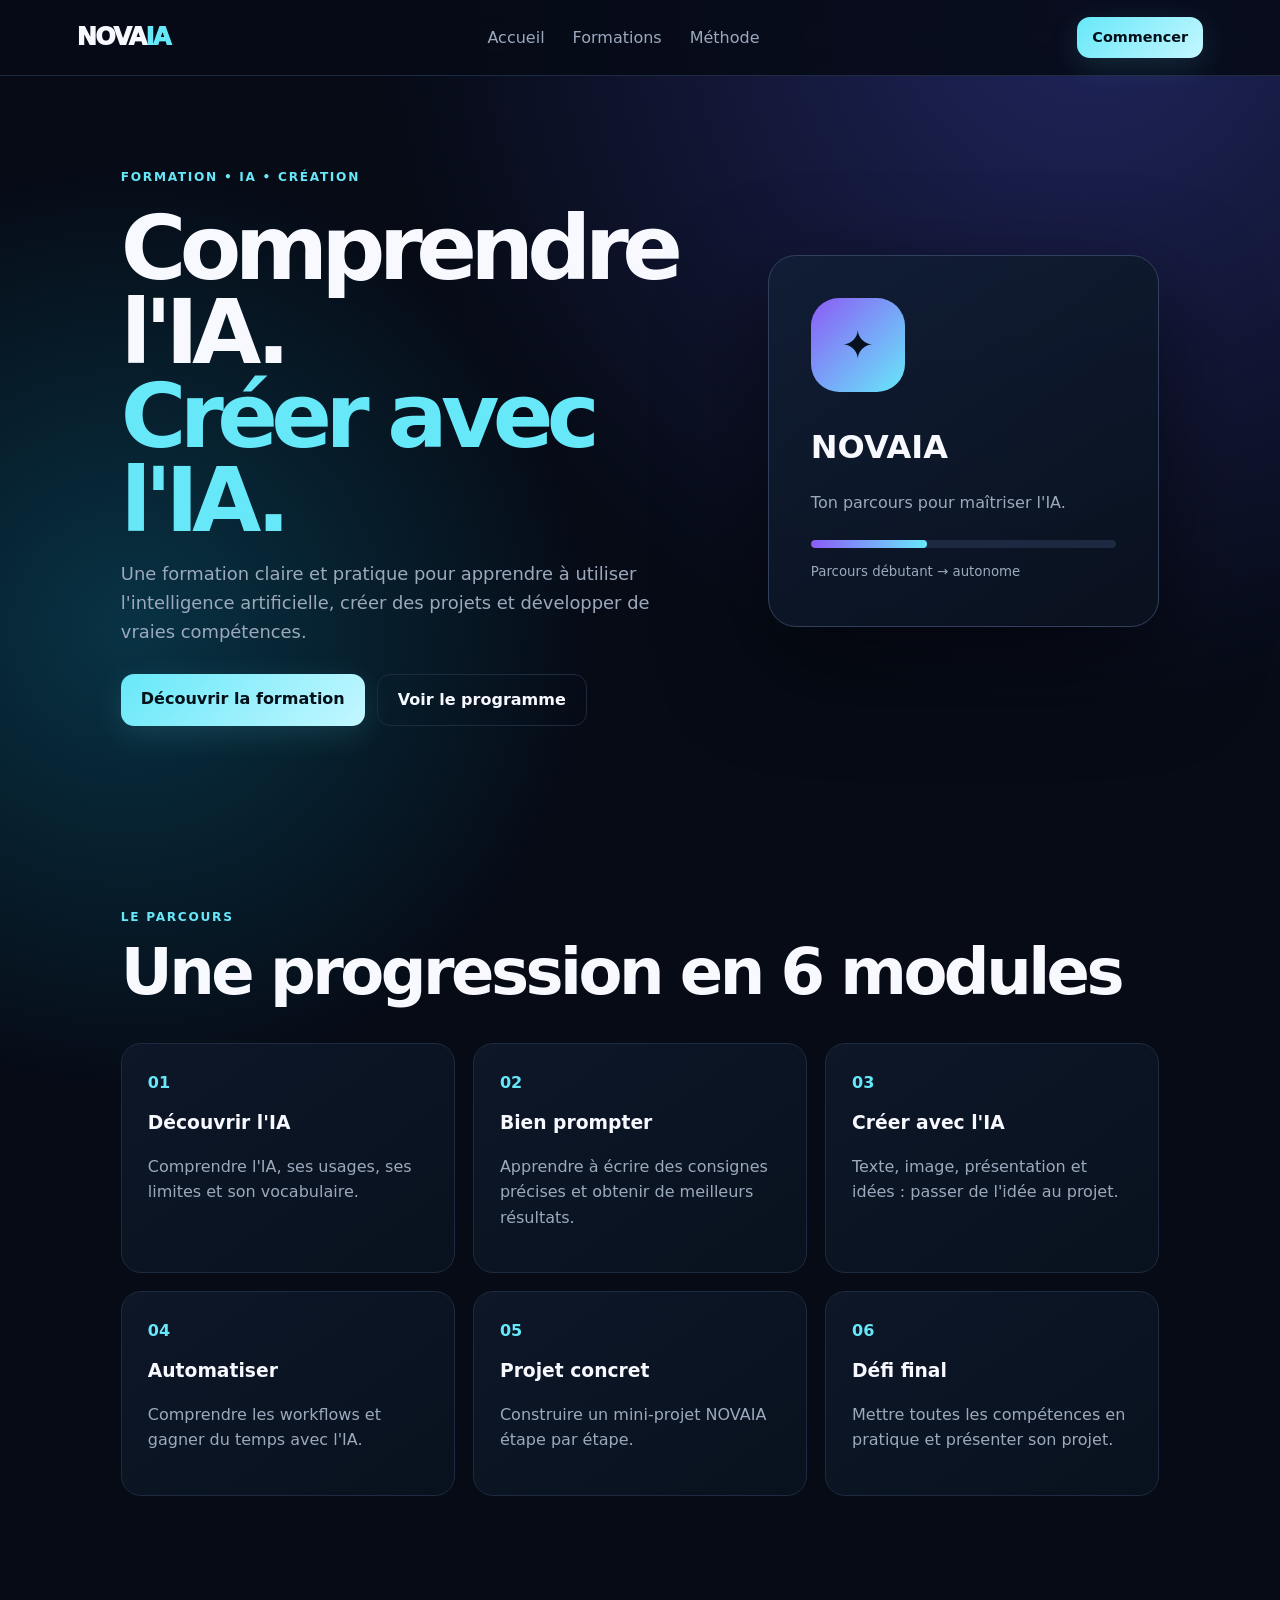
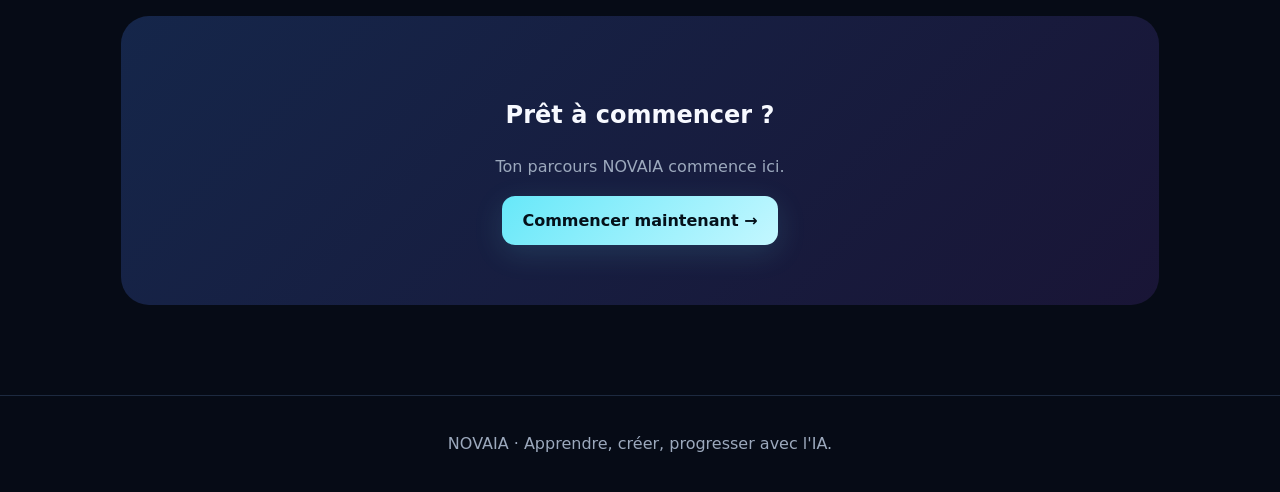
<file: index.html>
<!doctype html>
<html lang="fr">
<head>
<meta charset="utf-8"><meta name="viewport" content="width=device-width,initial-scale=1">
<title>NOVAIA — Apprendre l'IA</title><link rel="stylesheet" href="assets/css/style.css">
</head>
<body>
<header class="nav"><a class="logo" href="index.html">NOVA<span>IA</span></a><nav><a href="index.html">Accueil</a><a href="formations.html">Formations</a><a href="#methode">Méthode</a></nav><a class="btn small" href="formations.html">Commencer</a></header>
<main>
<section class="hero"><div><p class="eyebrow">FORMATION • IA • CRÉATION</p><h1>Comprendre l'IA.<br><span>Créer avec l'IA.</span></h1><p class="lead">Une formation claire et pratique pour apprendre à utiliser l'intelligence artificielle, créer des projets et développer de vraies compétences.</p><div class="actions"><a class="btn" href="formations.html">Découvrir la formation</a><a class="btn ghost" href="#methode">Voir le programme</a></div></div><div class="hero-card"><div class="orb">✦</div><strong>NOVAIA</strong><p>Ton parcours pour maîtriser l'IA.</p><div class="progress"><i></i></div><small>Parcours débutant → autonome</small></div></section>
<section id="methode" class="section"><p class="eyebrow">LE PARCOURS</p><h2>Une progression en 6 modules</h2><div class="grid"><article><b>01</b><h3>Découvrir l'IA</h3><p>Comprendre l'IA, ses usages, ses limites et son vocabulaire.</p></article><article><b>02</b><h3>Bien prompter</h3><p>Apprendre à écrire des consignes précises et obtenir de meilleurs résultats.</p></article><article><b>03</b><h3>Créer avec l'IA</h3><p>Texte, image, présentation et idées : passer de l'idée au projet.</p></article><article><b>04</b><h3>Automatiser</h3><p>Comprendre les workflows et gagner du temps avec l'IA.</p></article><article><b>05</b><h3>Projet concret</h3><p>Construire un mini-projet NOVAIA étape par étape.</p></article><article><b>06</b><h3>Défi final</h3><p>Mettre toutes les compétences en pratique et présenter son projet.</p></article></div></section>
<section class="cta"><h2>Prêt à commencer ?</h2><p>Ton parcours NOVAIA commence ici.</p><a class="btn" href="formations.html">Commencer maintenant →</a></section>
</main><footer>NOVAIA · Apprendre, créer, progresser avec l'IA.</footer><script src="assets/js/app.js"></script></body></html>
</file>
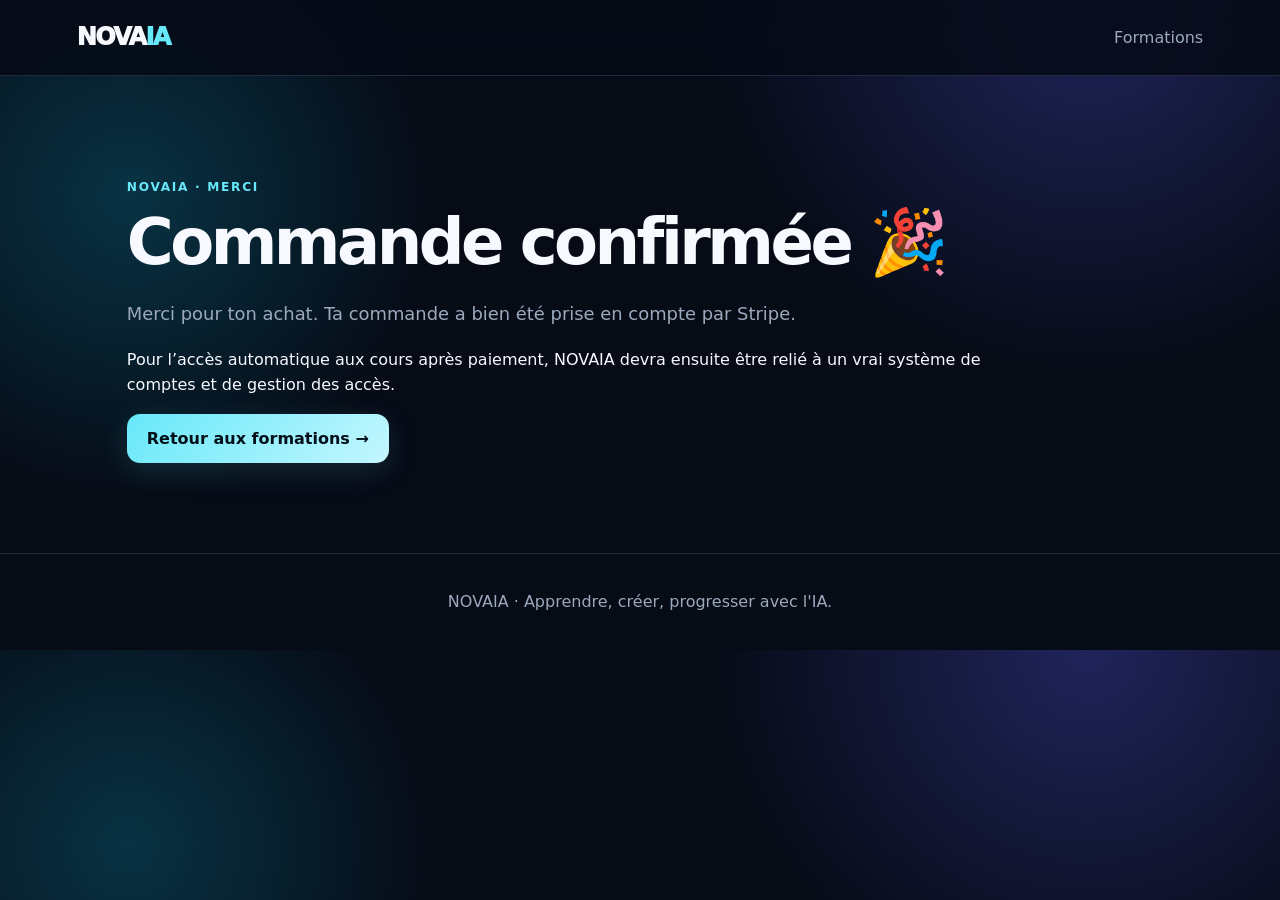
<file: commande-reussie.html>
<!doctype html><html lang="fr"><head><meta charset="utf-8"><meta name="viewport" content="width=device-width,initial-scale=1"><title>Commande réussie — NOVAIA</title><link rel="stylesheet" href="assets/css/style.css"></head><body><header class="nav"><a class="logo" href="index.html">NOVA<span>IA</span></a><nav><a href="formations.html">Formations</a></nav></header><main class="section"><div class="course"><p class="eyebrow">NOVAIA · MERCI</p><h1>Commande confirmée 🎉</h1><p class="lead">Merci pour ton achat. Ta commande a bien été prise en compte par Stripe.</p><p>Pour l’accès automatique aux cours après paiement, NOVAIA devra ensuite être relié à un vrai système de comptes et de gestion des accès.</p><a class="btn" href="formations.html">Retour aux formations →</a></div></main><footer>NOVAIA · Apprendre, créer, progresser avec l'IA.</footer></body></html>
</file>
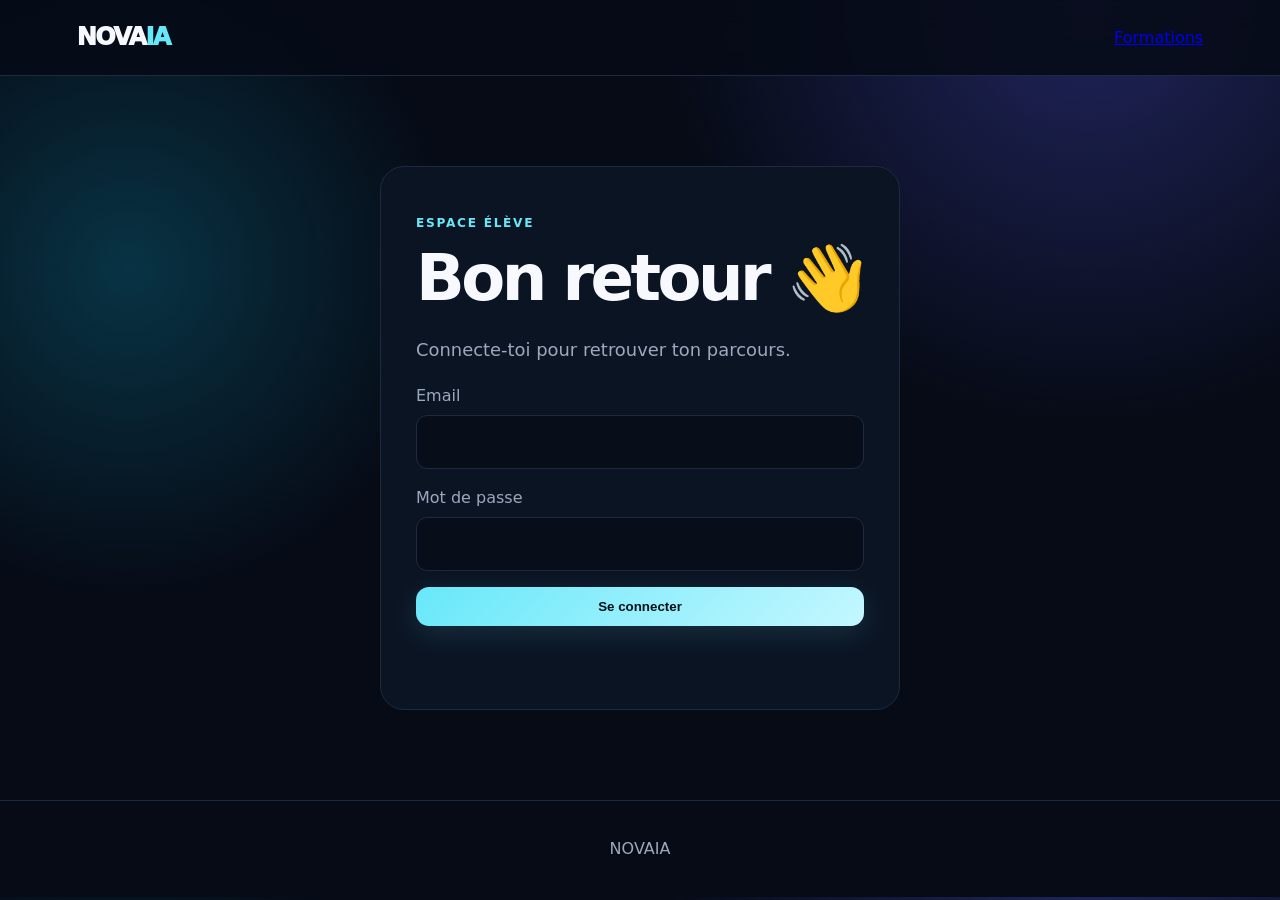
<file: connexion.html>
<!doctype html><html lang="fr"><head><meta charset="utf-8"><meta name="viewport" content="width=device-width,initial-scale=1"><title>Connexion — NOVAIA</title><link rel="stylesheet" href="assets/css/style.css"></head><body><header class="nav"><a class="logo" href="index.html">NOVA<span>IA</span></a><a href="formations.html">Formations</a></header><main class="section"><div class="auth"><p class="eyebrow">ESPACE ÉLÈVE</p><h1>Bon retour 👋</h1><p class="lead">Connecte-toi pour retrouver ton parcours.</p><form><label>Email<input type="email" required></label><label>Mot de passe<input type="password" required></label><button class="btn">Se connecter</button><p class="form-message"></p></form></div></main><footer>NOVAIA</footer><script src="assets/js/app.js"></script></body></html>
</file>
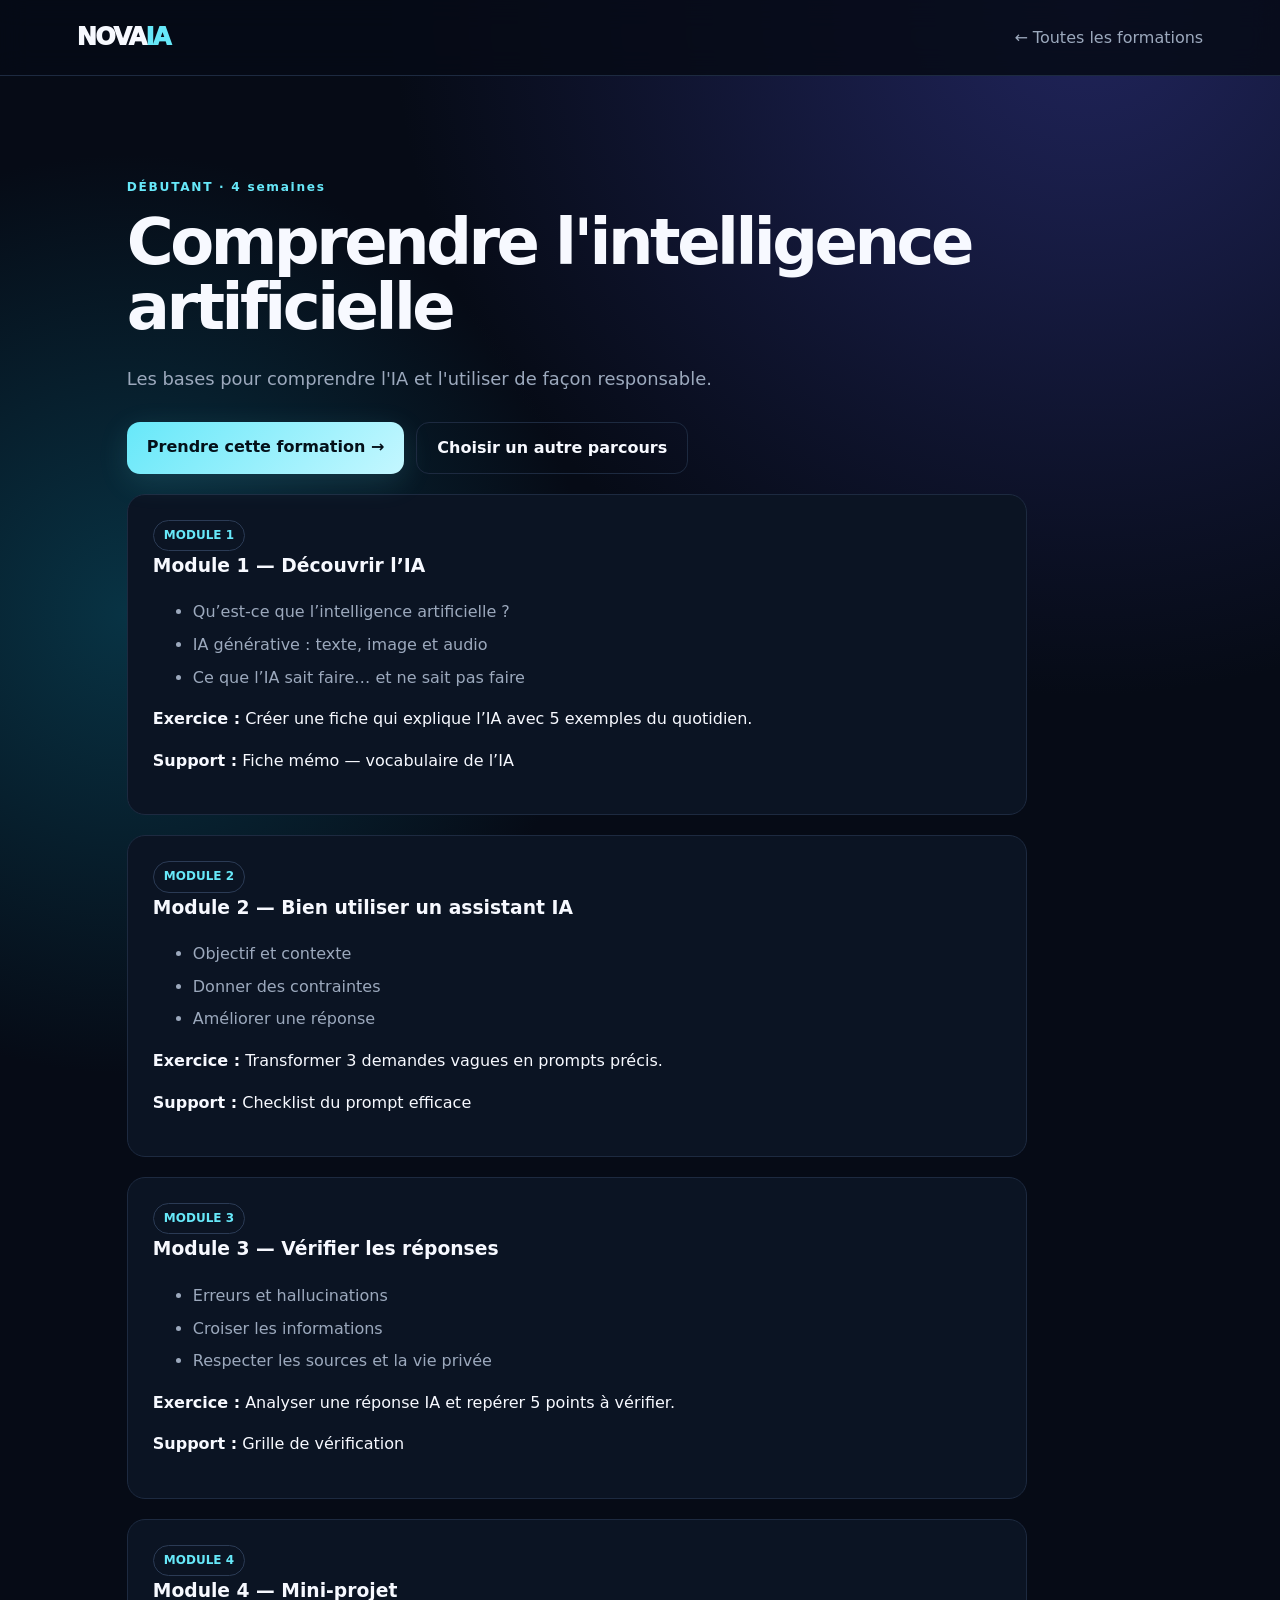
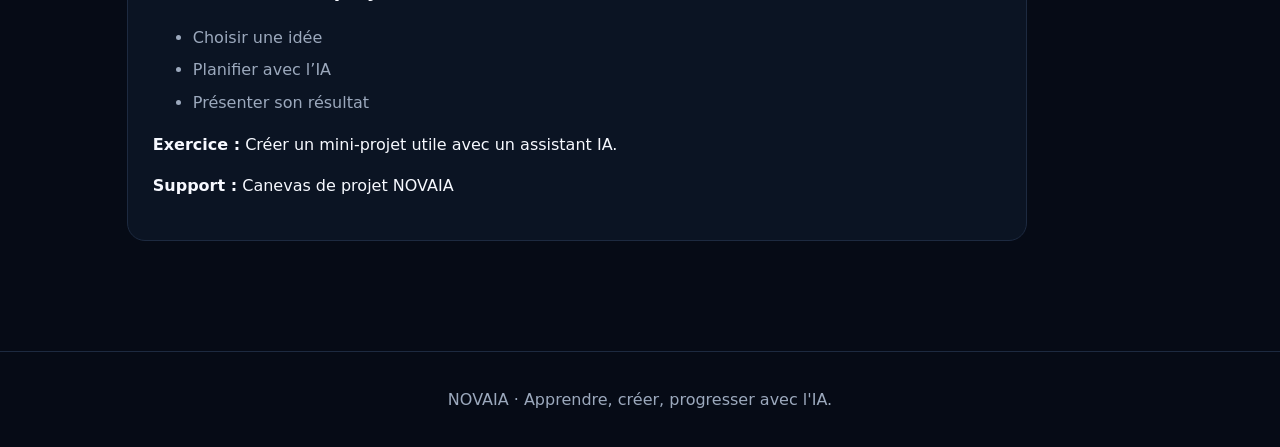
<file: formation.html>
<!doctype html><html lang="fr"><head><meta charset="utf-8"><meta name="viewport" content="width=device-width,initial-scale=1"><title>Formation — NOVAIA</title><link rel="stylesheet" href="assets/css/style.css"></head><body><header class="nav"><a class="logo" href="index.html">NOVA<span>IA</span></a><nav><a href="formations.html">← Toutes les formations</a></nav></header><main class="section"><div id="course"></div></main><footer>NOVAIA · Apprendre, créer, progresser avec l'IA.</footer><script src="data/formations.js"></script><script src="assets/js/app.js"></script></body></html>
</file>
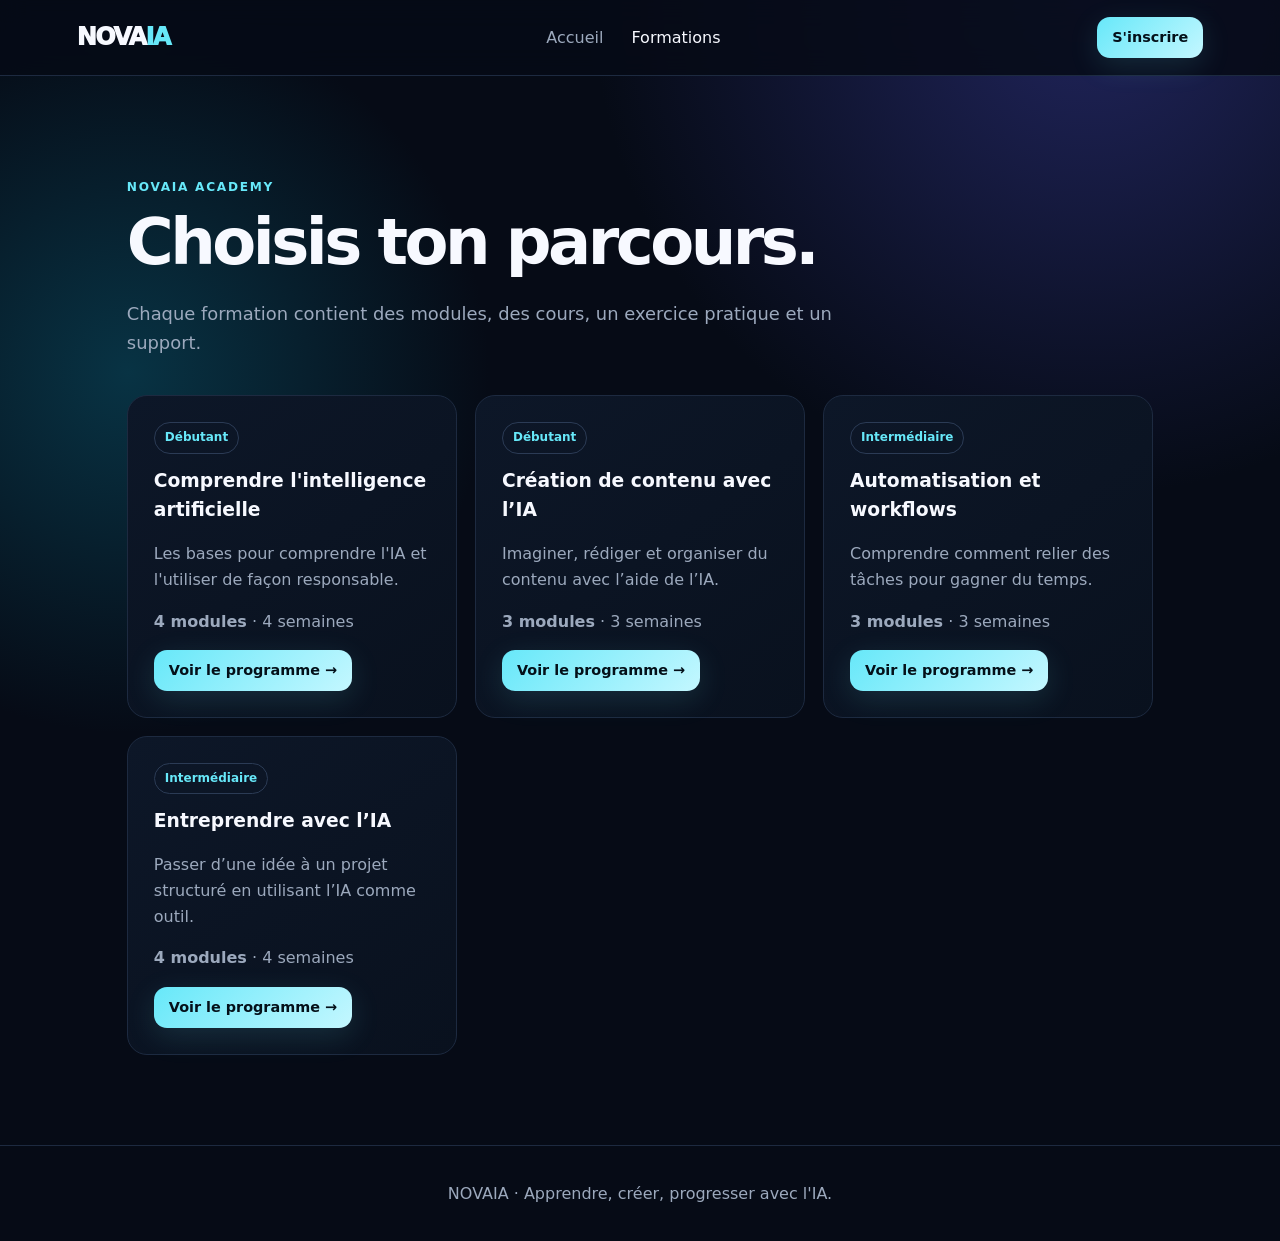
<file: formations.html>
<!doctype html><html lang="fr"><head><meta charset="utf-8"><meta name="viewport" content="width=device-width,initial-scale=1"><title>Formations — NOVAIA</title><link rel="stylesheet" href="assets/css/style.css"></head><body><header class="nav"><a class="logo" href="index.html">NOVA<span>IA</span></a><nav><a href="index.html">Accueil</a><a class="active" href="formations.html">Formations</a></nav><a class="btn small" href="inscription.html">S'inscrire</a></header><main class="section"><p class="eyebrow">NOVAIA ACADEMY</p><h1>Choisis ton parcours.</h1><p class="lead">Chaque formation contient des modules, des cours, un exercice pratique et un support.</p><div id="formations" class="grid"></div></main><footer>NOVAIA · Apprendre, créer, progresser avec l'IA.</footer><script src="data/formations.js"></script><script src="assets/js/app.js"></script></body></html>
</file>
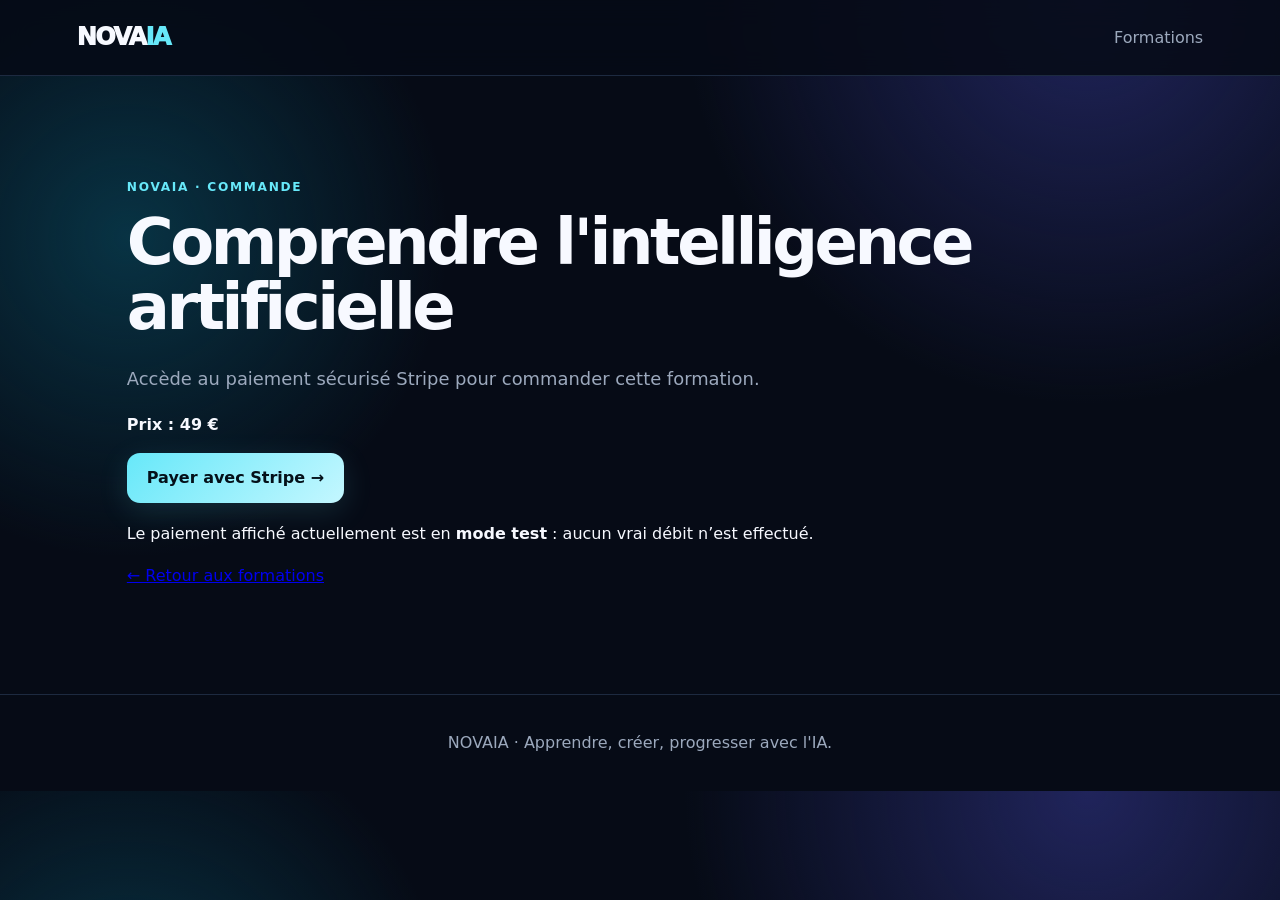
<file: inscription.html>
<!doctype html><html lang="fr"><head><meta charset="utf-8"><meta name="viewport" content="width=device-width,initial-scale=1"><title>Commande — NOVAIA</title><link rel="stylesheet" href="assets/css/style.css"></head><body><header class="nav"><a class="logo" href="index.html">NOVA<span>IA</span></a><nav><a href="formations.html">Formations</a></nav></header><main class="section"><div class="course" id="checkout"><p class="eyebrow">NOVAIA · COMMANDE</p><h1>Préparation du paiement…</h1></div></main><footer>NOVAIA · Apprendre, créer, progresser avec l'IA.</footer><script>
const links={ia:'https://buy.stripe.com/test_14A14mbh136v6Dp5Qt9ws00',creation:'https://buy.stripe.com/test_fZu5kC3OzayX3rd7YB9ws01',automation:'https://buy.stripe.com/test_6oUbJ01Gr22raTF0w99ws02',entrepreneurship:'https://buy.stripe.com/test_6oU7sK1Gr4az8Lx6Ux9ws03'};
const prices={ia:'49 €',creation:'39 €',automation:'59 €',entrepreneurship:'69 €'};
const names={ia:"Comprendre l'intelligence artificielle",creation:'Création de contenu avec l’IA',automation:'Automatisation et workflows',entrepreneurship:'Entreprendre avec l’IA'};
const id=new URLSearchParams(location.search).get('formation')||'ia';
document.querySelector('#checkout').innerHTML=`<p class="eyebrow">NOVAIA · COMMANDE</p><h1>${names[id]||names.ia}</h1><p class="lead">Accède au paiement sécurisé Stripe pour commander cette formation.</p><p><strong>Prix : ${prices[id]||prices.ia}</strong></p><a class="btn" href="${links[id]||links.ia}" target="_blank" rel="noopener">Payer avec Stripe →</a><p style="margin-top:18px">Le paiement affiché actuellement est en <strong>mode test</strong> : aucun vrai débit n’est effectué.</p><p><a href="formations.html">← Retour aux formations</a></p>`;
</script></body></html>
</file>
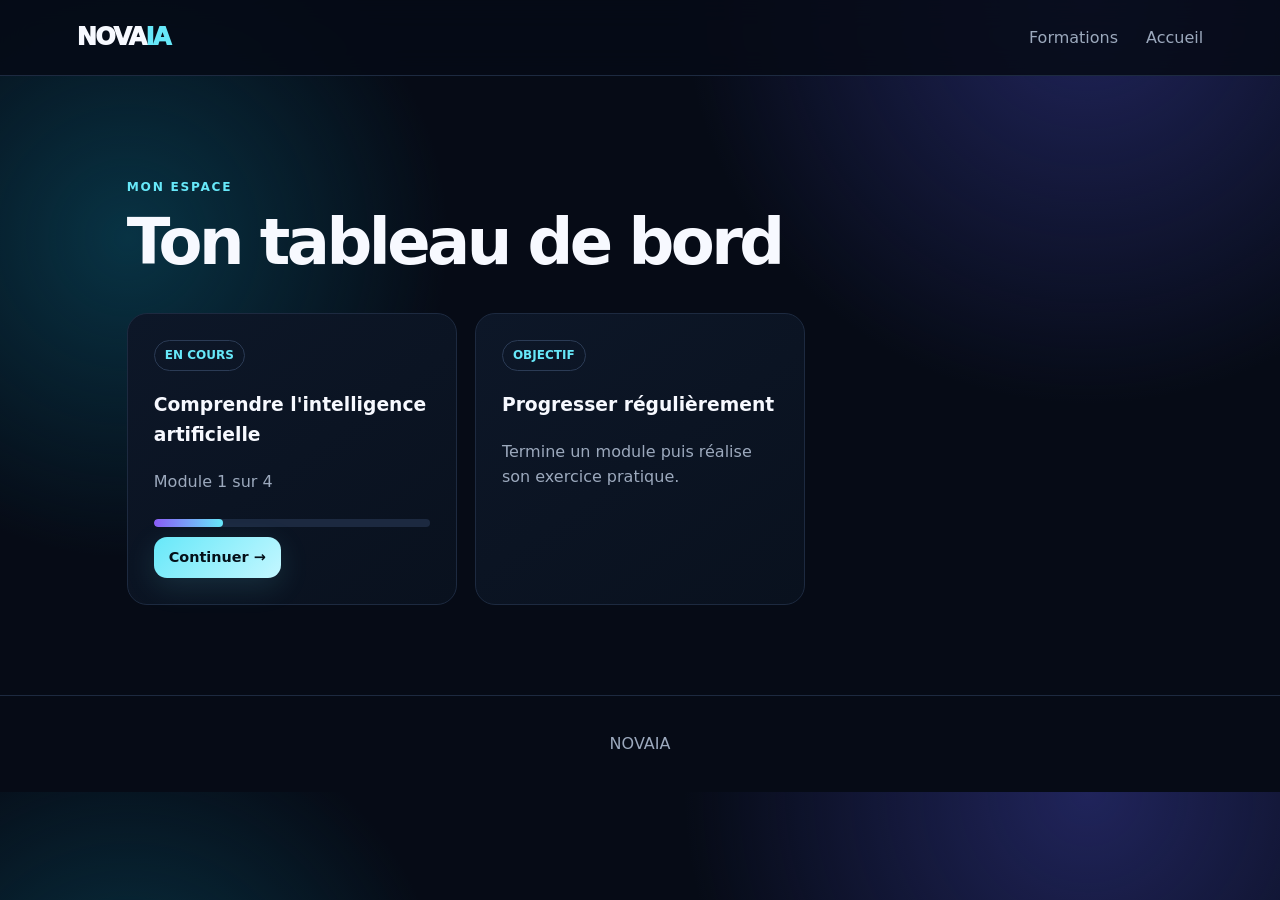
<file: tableau-de-bord.html>
<!doctype html><html lang="fr"><head><meta charset="utf-8"><meta name="viewport" content="width=device-width,initial-scale=1"><title>Tableau de bord — NOVAIA</title><link rel="stylesheet" href="assets/css/style.css"></head><body><header class="nav"><a class="logo" href="index.html">NOVA<span>IA</span></a><nav><a href="formations.html">Formations</a><a href="index.html">Accueil</a></nav></header><main class="section"><p class="eyebrow">MON ESPACE</p><h1>Ton tableau de bord</h1><div class="dashboard-grid"><article><span class="tag">EN COURS</span><h3>Comprendre l'intelligence artificielle</h3><p>Module 1 sur 4</p><div class="progress"><i style="width:25%"></i></div><a class="btn small" href="formation.html?id=ia">Continuer →</a></article><article><span class="tag">OBJECTIF</span><h3>Progresser régulièrement</h3><p>Termine un module puis réalise son exercice pratique.</p></article></div></main><footer>NOVAIA</footer></body></html>
</file>
<file: assets/css/style.css>
:root{--bg:#060b16;--panel:#0d1424;--text:#f7f9ff;--muted:#9ca9bd;--accent:#67e8f9;--purple:#8b5cf6;--line:#1d2a40}*{box-sizing:border-box}html{scroll-behavior:smooth}body{margin:0;overflow-x:hidden;background:radial-gradient(circle at 85% 0,#20245b 0,transparent 30%),radial-gradient(circle at 10% 30%,#083344 0,transparent 25%),var(--bg);color:var(--text);font-family:Inter,system-ui,-apple-system,BlinkMacSystemFont,"Segoe UI",sans-serif;line-height:1.6}.nav{min-height:76px;display:flex;align-items:center;justify-content:space-between;gap:14px;padding:0 6%;border-bottom:1px solid var(--line);background:#060b16dd;backdrop-filter:blur(14px);position:sticky;top:0;z-index:10}.logo{font-weight:950;font-size:1.5rem;letter-spacing:-.07em;color:var(--text);text-decoration:none;white-space:nowrap}.logo span{color:var(--accent)}nav{display:flex;gap:28px}nav a{color:var(--muted);text-decoration:none}nav a:hover,nav a.active{color:var(--text)}.btn{display:inline-block;padding:12px 20px;border-radius:13px;background:linear-gradient(135deg,var(--accent),#c4f7ff);color:#041019;text-decoration:none;font-weight:850;border:0;cursor:pointer;box-shadow:0 8px 30px #67e8f922}.btn.small{padding:9px 15px;font-size:.9rem}.btn.ghost{background:transparent;color:var(--text);border:1px solid var(--line);box-shadow:none}main{width:100%;max-width:1180px;margin:auto}.hero{min-height:650px;display:grid;grid-template-columns:1.2fr .8fr;align-items:center;gap:60px;padding:80px 6%}.eyebrow{color:var(--accent);font-weight:850;letter-spacing:.14em;font-size:.76rem}.hero h1{font-size:clamp(3.2rem,7vw,6.3rem);line-height:.94;letter-spacing:-.075em;margin:18px 0}.hero h1 span{color:var(--accent)}.lead{font-size:1.12rem;color:var(--muted);max-width:720px}.actions{display:flex;gap:12px;flex-wrap:wrap;margin-top:28px}.hero-card{padding:42px;border:1px solid #31415d;border-radius:28px;background:linear-gradient(145deg,#111e35dd,#09111eee);box-shadow:0 35px 100px #0008}.orb{width:94px;height:94px;border-radius:28px;display:grid;place-items:center;background:linear-gradient(135deg,var(--purple),var(--accent));color:#07111f;font-size:2.5rem;margin-bottom:30px}.hero-card strong{font-size:2rem}.hero-card p,.hero-card small{color:var(--muted)}.progress{height:8px;background:#1c2940;border-radius:9px;margin:25px 0 10px;overflow:hidden}.progress i{display:block;width:38%;height:100%;background:linear-gradient(90deg,var(--purple),var(--accent));border-radius:9px}.section{padding:90px 6%}.section h1,.section h2{font-size:clamp(2.4rem,5vw,4.3rem);line-height:1.02;letter-spacing:-.055em;margin:10px 0 25px}.grid,.dashboard-grid{display:grid;grid-template-columns:repeat(3,1fr);gap:18px;margin-top:38px}.grid article,.dashboard-grid article{padding:26px;border:1px solid var(--line);border-radius:20px;background:linear-gradient(145deg,#0d1728,#09111e);transition:.2s}.grid article:hover,.dashboard-grid article:hover{transform:translateY(-3px);border-color:#36506f}.grid article b{color:var(--accent)}.grid article h3{margin:12px 0 8px}.grid article p,.dashboard-grid article p{color:var(--muted)}.course{max-width:900px}.module{margin:20px 0;padding:25px;border:1px solid var(--line);border-radius:18px;background:#0b1423}.module h3{margin-top:0}.module li{margin:7px 0;color:var(--muted)}.tag{display:inline-block;padding:5px 10px;border:1px solid #2b3b55;border-radius:20px;color:var(--accent);font-size:.75rem;font-weight:800}.cta{margin:30px 6% 90px;padding:60px;border-radius:28px;background:linear-gradient(135deg,#15264a,#191536);text-align:center}.cta p{color:var(--muted)}.auth{max-width:520px;margin:auto;padding:35px;border:1px solid var(--line);border-radius:24px;background:#0b1423}form{display:grid;gap:16px}label{display:grid;gap:7px;color:var(--muted)}input{width:100%;min-width:0;padding:13px 14px;border-radius:11px;border:1px solid var(--line);background:#070e1a;color:var(--text);font:inherit}footer{padding:35px 6%;border-top:1px solid var(--line);color:var(--muted);text-align:center}.empty{color:var(--muted)}@media(max-width:800px){.nav{padding:12px 18px;min-height:64px}.nav nav{display:none}.nav>.btn{display:none}.hero{grid-template-columns:1fr;gap:35px;min-height:auto;padding:58px 20px}.hero h1{font-size:clamp(2.9rem,15vw,4.6rem)}.lead{font-size:1rem}.hero-card{padding:28px}.section{padding:58px 20px}.section h1,.section h2{font-size:clamp(2.2rem,11vw,3.4rem)}.grid,.dashboard-grid{grid-template-columns:1fr;gap:14px;margin-top:28px}.grid article,.dashboard-grid article{padding:21px}.module{padding:20px}.module h3{font-size:1.1rem}.module ul{padding-left:20px}.cta{margin:20px 20px 60px;padding:38px 20px}.auth{padding:24px 18px}footer{padding:28px 20px;font-size:.9rem}.btn{width:100%;text-align:center}.actions .btn{width:100%}}@media(min-width:801px) and (max-width:1050px){.hero{gap:35px;padding-left:4%;padding-right:4%}.grid,.dashboard-grid{grid-template-columns:repeat(2,1fr)}}
</file>
